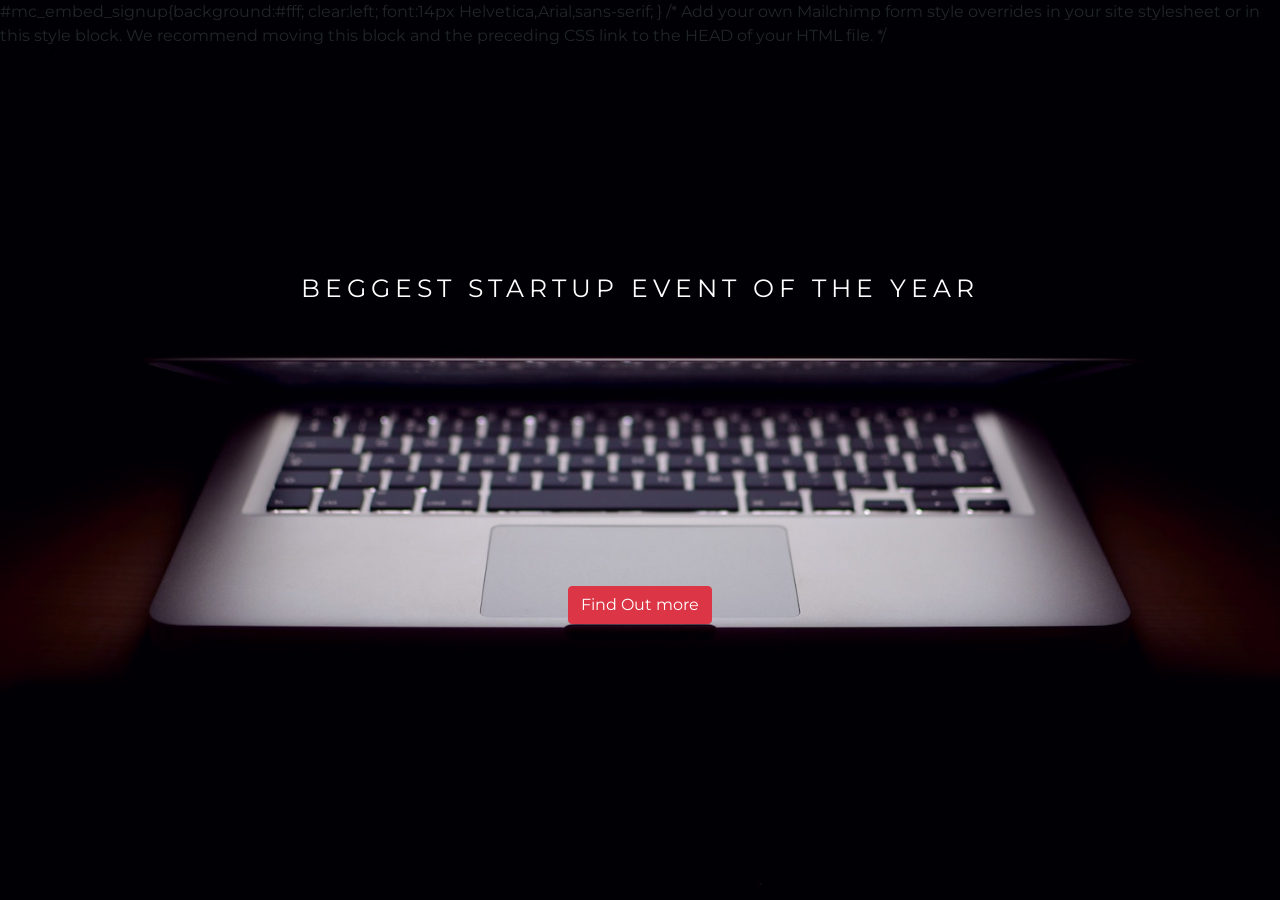
<file: index.html>
<!DOCTYPE html>
<html>
  <head>
    <title>Startup</title>

    <!-- Google Fonts -->
    <link href="https://fonts.googleapis.com/css?family=Montserrat" rel="stylesheet">

    <!-- Bootstrap CSS from a CDN. This way you don't have to include the bootstrap file yourself -->
    <link rel="stylesheet" href="https://maxcdn.bootstrapcdn.com/bootstrap/4.0.0-alpha.6/css/bootstrap.min.css" integrity="sha384-rwoIResjU2yc3z8GV/NPeZWAv56rSmLldC3R/AZzGRnGxQQKnKkoFVhFQhNUwEyJ" crossorigin="anonymous">

    <!-- Your own stylesheet -->
    <link rel="stylesheet" type="text/css" href="style.css">
  </head>
  <body>

  	<div class="bg">
	  	<div class="caption">
	  		<p>Beggest Startup Event of the Year</p>
      </div>

      
      <!-- --------Begin Mailchimp Signup Form------------- -->
        #mc_embed_signup{background:#fff; clear:left; font:14px Helvetica,Arial,sans-serif; }
        /* Add your own Mailchimp form style overrides in your site stylesheet or in this style block.
           We recommend moving this block and the preceding CSS link to the HEAD of your HTML file. */
      </style>
      
      <div id="mc_embed_signup">
        <form action="https://coooolwebsite.us19.list-manage.com/subscribe/post?u=9fad96f74c6d55a349db84b01&amp;id=37aa9ef92b" method="post" id="mc-embedded-subscribe-form" name="mc-embedded-subscribe-form" class="validate" target="_blank" novalidate>
          
          <div id="mc_embed_signup_scroll">
          <!-- real people should not fill this in and expect good things - do not remove this or risk form bot signups -->
          <div style="position: absolute; left: -5000px;" aria-hidden="true"><input type="text" name="b_9fad96f74c6d55a349db84b01_37aa9ef92b" tabindex="-1" value=""></div>
          <div class="signup"><input type="submit" value="Find Out more" name="subscribe" id="mc-embedded-subscribe" class="btn btn-danger"></div>
          </div>
        </form>
      </div>

      <!-- -------- Mailchimp Signup Form------------- -->

  	
  	<!-- Bootstrap JS links from CDN -->
  	<script src="https://code.jquery.com/jquery-3.2.1.slim.min.js" integrity="sha384-KJ3o2DKtIkvYIK3UENzmM7KCkRr/rE9/Qpg6aAZGJwFDMVNA/GpGFF93hXpG5KkN" crossorigin="anonymous"></script>
  	<script src="https://cdnjs.cloudflare.com/ajax/libs/popper.js/1.12.9/umd/popper.min.js" integrity="sha384-ApNbgh9B+Y1QKtv3Rn7W3mgPxhU9K/ScQsAP7hUibX39j7fakFPskvXusvfa0b4Q" crossorigin="anonymous"></script>
  	<script src="https://maxcdn.bootstrapcdn.com/bootstrap/4.0.0/js/bootstrap.min.js" integrity="sha384-JZR6Spejh4U02d8jOt6vLEHfe/JQGiRRSQQxSfFWpi1MquVdAyjUar5+76PVCmYl" crossorigin="anonymous"></script>
  </body>
</html>
</file>
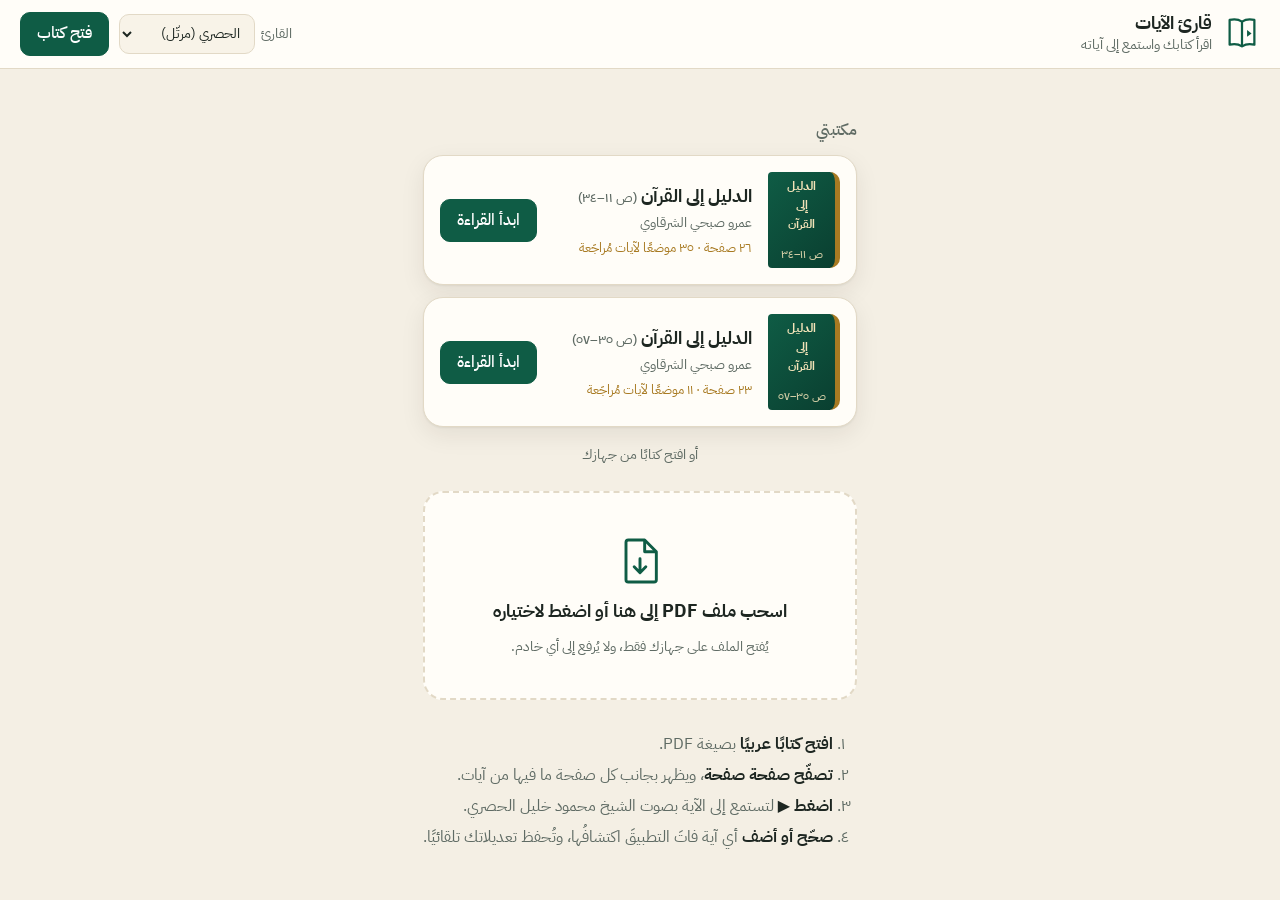
<file: quran-reader/index.html>
<!doctype html>
<html lang="ar" dir="rtl">
<head>
  <meta charset="utf-8">
  <meta name="viewport" content="width=device-width, initial-scale=1">
  <title>قارئ الآيات</title>
  <meta name="description" content="اقرأ كتبك العربية بصيغة PDF صفحة صفحة، واستمع إلى الآيات القرآنية الواردة فيها بصوت الشيخ الحصري.">
  <meta name="theme-color" content="#0f5c45">
  <link rel="preconnect" href="https://fonts.googleapis.com">
  <link rel="preconnect" href="https://fonts.gstatic.com" crossorigin>
  <link href="https://fonts.googleapis.com/css2?family=Amiri+Quran&family=IBM+Plex+Sans+Arabic:wght@400;500;700&display=swap" rel="stylesheet">
  <link rel="stylesheet" href="style.css">
  <script type="module" src="js/app.js"></script>
</head>
<body>
  <header class="topbar">
    <div class="brand" id="brand">
      <svg class="logo" viewBox="0 0 32 32" aria-hidden="true"><path d="M16 5c-3-2-7-2.5-11-1.5v22c4-1 8-.5 11 1.5 3-2 7-2.5 11-1.5v-22C23 2.5 19 3 16 5Z" fill="none" stroke="currentColor" stroke-width="2" stroke-linejoin="round"/><path d="M16 5v22" stroke="currentColor" stroke-width="2"/><path d="M20.5 12.5v6l4-3z" fill="currentColor"/></svg>
      <div>
        <h1>قارئ الآيات</h1>
        <p id="bookTitle" class="book-title">اقرأ كتابك واستمع إلى آياته</p>
      </div>
    </div>
    <div class="tools">
      <button id="homeBtn" class="btn home-btn" type="button" hidden aria-label="العودة إلى المكتبة">
        <svg viewBox="0 0 24 24" aria-hidden="true"><path d="M4 11l8-7 8 7M6 9.5V20h4.5v-5h3v5H18V9.5"/></svg><span>المكتبة</span>
      </button>
      <label class="reciter">
        <span>القارئ</span>
        <select id="reciter"></select>
      </label>
      <button id="openBtn" class="btn primary" type="button">فتح كتاب</button>
      <input id="fileInput" type="file" accept="application/pdf,.pdf" hidden>
    </div>
  </header>

  <!-- Shown before a book is opened -->
  <main id="welcome" class="welcome">
    <section class="library-wrap" aria-labelledby="libraryTitle">
      <h2 id="libraryTitle" class="library-title">مكتبتي</h2>
      <div id="library" class="library"></div>
    </section>
    <p class="or">أو افتح كتابًا من جهازك</p>
    <button id="dropZone" class="drop-zone" type="button">
      <svg viewBox="0 0 48 48" aria-hidden="true"><path d="M14 6h14l10 10v24a2 2 0 0 1-2 2H14a2 2 0 0 1-2-2V8a2 2 0 0 1 2-2Z" fill="none" stroke="currentColor" stroke-width="2.5" stroke-linejoin="round"/><path d="M28 6v10h10" fill="none" stroke="currentColor" stroke-width="2.5" stroke-linejoin="round"/><path d="M24 22v12m-5-5 5 5 5-5" fill="none" stroke="currentColor" stroke-width="2.5" stroke-linecap="round" stroke-linejoin="round"/></svg>
      <strong>اسحب ملف PDF إلى هنا أو اضغط لاختياره</strong>
      <span>يُفتح الملف على جهازك فقط، ولا يُرفع إلى أي خادم.</span>
    </button>
    <ol class="how">
      <li><b>افتح كتابًا عربيًا</b> بصيغة PDF.</li>
      <li><b>تصفّح صفحة صفحة</b>، ويظهر بجانب كل صفحة ما فيها من آيات.</li>
      <li><b>اضغط ▶</b> لتستمع إلى الآية بصوت الشيخ محمود خليل الحصري.</li>
      <li><b>صحّح أو أضف</b> أي آية فاتَ التطبيقَ اكتشافُها، وتُحفظ تعديلاتك تلقائيًا.</li>
    </ol>
  </main>

  <!-- Shown after a book is opened -->
  <main id="reader" class="reader" hidden>
    <section class="viewer" aria-label="صفحة الكتاب">
      <div class="page-frame">
        <canvas id="pageCanvas"></canvas>
        <button id="focusBtn" class="focus-btn" type="button" aria-label="ملء الشاشة" title="ملء الشاشة (F)"><svg viewBox="0 0 24 24"><path d="M4 9V4h5M15 4h5v5M20 15v5h-5M9 20H4v-5"/></svg></button>
        <div id="pageSpinner" class="spinner" hidden></div>
      </div>
    </section>

    <aside class="panel" aria-labelledby="panelTitle">
      <div class="panel-head">
        <h2 id="panelTitle">آيات هذه الصفحة</h2>
        <span id="sourceBadge" class="badge"></span>
      </div>
      <!-- Whole-book scan progress (automatic detection) -->
      <div id="scanStatus" class="scan" hidden>
        <div id="scanText" class="scan-text"></div>
        <div class="scan-bar" role="progressbar" aria-label="تقدّم البحث عن الآيات"><div id="scanBar"></div></div>
      </div>
      <p id="noTextMsg" class="notice" hidden>
        <b>نص هذا الكتاب غير قابل للقراءة آليًا</b> — صفحاته صور ممسوحة، أو خطوطه بلا ترميز للحروف — لذا لا يمكن اكتشاف آياته تلقائيًا.
        يمكنك إضافة الآيات يدويًا بزر «إضافة آية» في كل صفحة، وتُحفظ إضافاتك.
      </p>
      <div id="pageLoading" class="page-loading" hidden><span class="spin" aria-hidden="true"></span>جارٍ البحث عن الآيات في هذه الصفحة…</div>
      <ul id="verseList" class="verse-list"></ul>
      <p id="emptyMsg" class="empty" hidden>لا توجد آيات مُكتشفة في هذه الصفحة.</p>
      <div class="jump-row">
        <button id="jumpPrev" class="link" type="button" disabled>→ صفحة آيات سابقة</button>
        <button id="jumpNext" class="link" type="button" disabled>صفحة آيات تالية ←</button>
      </div>
      <div class="panel-actions">
        <button id="addVerseBtn" class="btn ghost" type="button">＋ إضافة آية</button>
        <button id="resetPageBtn" class="link" type="button" hidden>التراجع عن تعديلاتي في هذه الصفحة</button>
      </div>
      <p id="bookNote" class="note" hidden></p>
    </aside>
  </main>

  <!-- Focus mode: top bar, shown when the reader taps the page -->
  <div id="focusBar" class="focus-bar" hidden>
    <button id="exitFocus" class="icon-btn" type="button" aria-label="الخروج من ملء الشاشة" title="خروج (Esc)"><svg viewBox="0 0 24 24"><path d="M6 6l12 12M18 6L6 18"/></svg></button>
    <span id="focusTitle" class="focus-title"></span>
    <span id="focusPage" class="focus-page"></span>
  </div>

  <footer id="dock" class="dock" hidden>
    <div id="focusVerses" class="focus-verses" aria-label="آيات هذه الصفحة"></div>
    <div id="player" class="player" hidden>
      <div class="now">
        <div id="nowTitle" class="now-title"></div>
        <div id="nowText" class="now-text"></div>
      </div>
      <div class="controls">
        <button id="repeatBtn" class="icon-btn" type="button" aria-label="التكرار: متوقف" title="التكرار: متوقف"><svg class="line" viewBox="0 0 24 24"><path d="M17 3l3 3-3 3M4 12v-2a4 4 0 0 1 4-4h12M7 21l-3-3 3-3M20 12v2a4 4 0 0 1-4 4H4"/></svg><span class="rep-badge" hidden>١</span></button>
        <button id="prevAyah" class="icon-btn" type="button" aria-label="الآية السابقة"><svg viewBox="0 0 24 24"><path d="M18 5v14M6 5l9 7-9 7z"/></svg></button>
        <button id="togglePlay" class="icon-btn big" type="button" aria-label="تشغيل/إيقاف مؤقت"></button>
        <button id="nextAyah" class="icon-btn" type="button" aria-label="الآية التالية"><svg viewBox="0 0 24 24"><path d="M6 5v14M18 5l-9 7 9 7z"/></svg></button>
        <button id="stopPlay" class="icon-btn" type="button" aria-label="إيقاف"><svg viewBox="0 0 24 24"><rect x="6" y="6" width="12" height="12" rx="1.5"/></svg></button>
      </div>
    </div>
    <nav class="pager" aria-label="التنقل بين الصفحات">
      <button id="prevPage" class="btn" type="button">→ السابقة</button>
      <label class="page-num">صفحة <input id="pageInput" type="number" min="1" inputmode="numeric"> من <span id="pageCount"></span></label>
      <button id="nextPage" class="btn" type="button">التالية ←</button>
    </nav>
  </footer>

  <dialog id="verseDialog" class="dialog">
    <form id="verseForm" method="dialog" novalidate>
      <h3 id="dialogTitle">إضافة آية</h3>
      <label>السورة
        <select id="fSurah" required></select>
      </label>
      <div class="row">
        <label>من الآية <input id="fFrom" type="number" min="1" required inputmode="numeric"></label>
        <label>إلى الآية <input id="fTo" type="number" min="1" required inputmode="numeric"></label>
      </div>
      <p id="fError" class="error" hidden></p>
      <div class="dialog-actions">
        <button class="btn primary" value="save" type="submit">حفظ</button>
        <button class="btn" value="cancel" type="button" id="cancelDialog">إلغاء</button>
      </div>
    </form>
  </dialog>

  <div id="toast" class="toast" role="status" hidden></div>
</body>
</html>
</file>
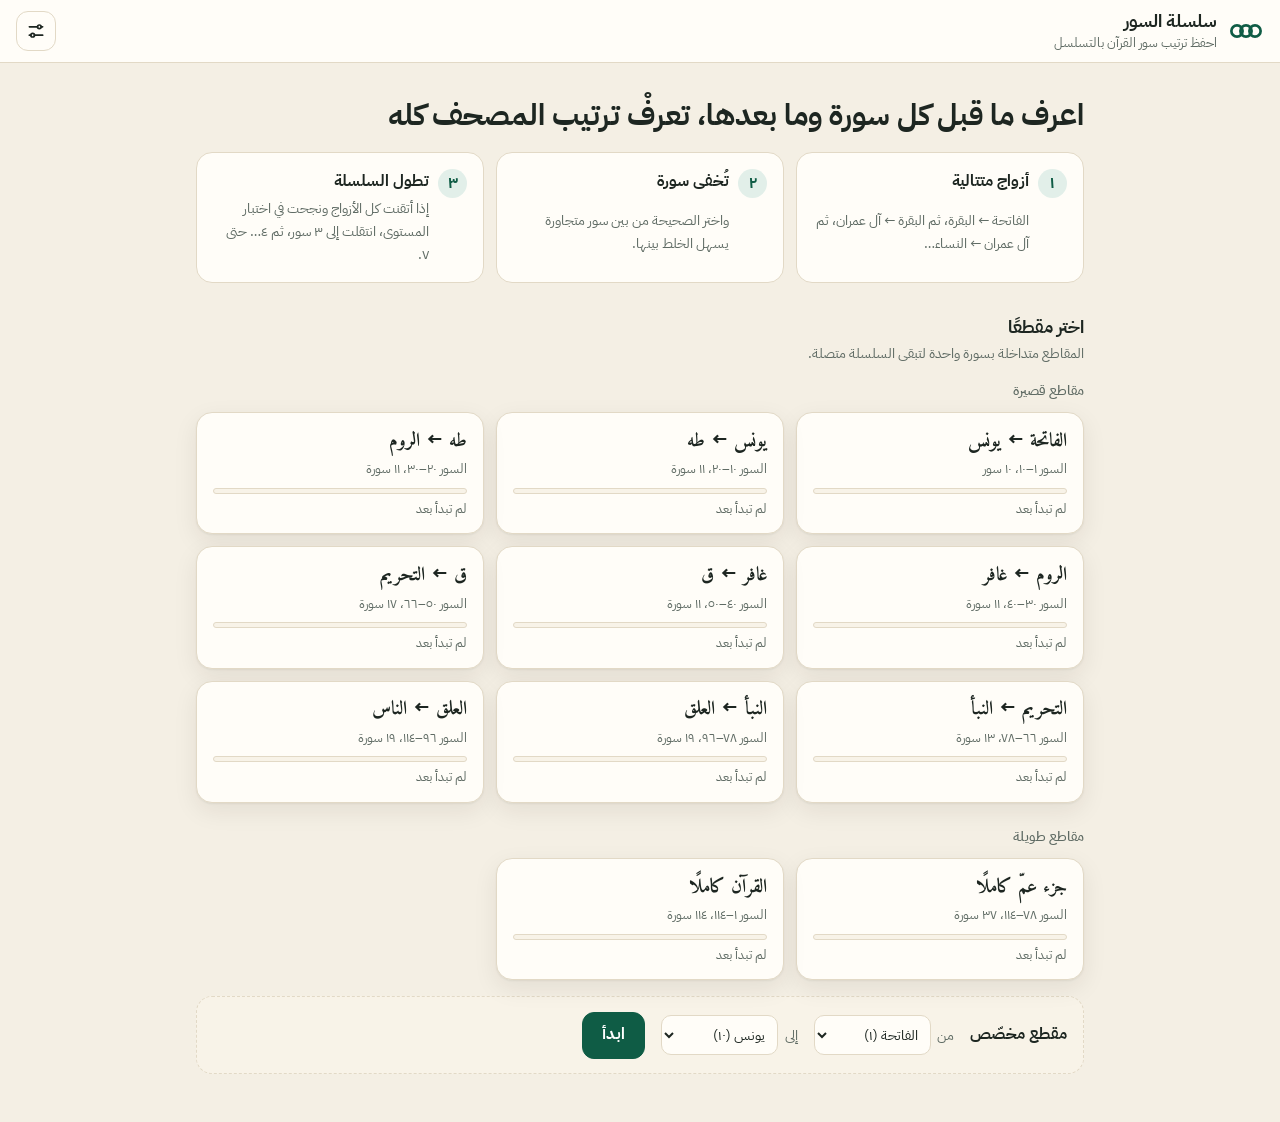
<file: surah-chain/index.html>
<!doctype html>
<html lang="ar" dir="rtl">
<head>
  <meta charset="utf-8">
  <meta name="viewport" content="width=device-width, initial-scale=1, viewport-fit=cover">
  <title>سلسلة السور</title>
  <meta name="description" content="احفظ ترتيب سور القرآن الكريم بالتسلسل: أزواج متتالية، ثم ثلاثيات، ثم سلاسل أطول، مع اختبار إتقان قبل كل مستوى.">
  <meta name="theme-color" content="#0f5c45">
  <link rel="preconnect" href="https://fonts.googleapis.com">
  <link rel="preconnect" href="https://fonts.gstatic.com" crossorigin>
  <link href="https://fonts.googleapis.com/css2?family=Amiri:wght@400;700&family=IBM+Plex+Sans+Arabic:wght@400;500;700&display=swap" rel="stylesheet">
  <link rel="stylesheet" href="style.css">
  <script type="module" src="js/app.js"></script>
</head>
<body>
  <header class="topbar">
    <button class="brand" id="brand" type="button" aria-label="الصفحة الرئيسية">
      <svg class="logo" viewBox="0 0 32 32" aria-hidden="true">
        <rect x="3" y="11" width="10" height="10" rx="5" fill="none" stroke="currentColor" stroke-width="2.4"/>
        <rect x="11" y="11" width="10" height="10" rx="5" fill="none" stroke="currentColor" stroke-width="2.4"/>
        <rect x="19" y="11" width="10" height="10" rx="5" fill="none" stroke="currentColor" stroke-width="2.4"/>
      </svg>
      <span>
        <strong>سلسلة السور</strong>
        <small id="subtitle">احفظ ترتيب سور القرآن بالتسلسل</small>
      </span>
    </button>
    <div class="tools">
      <button id="mapBtn" class="icon-btn" type="button" hidden aria-label="خريطة الإتقان" title="خريطة الإتقان">
        <svg viewBox="0 0 24 24" aria-hidden="true"><rect x="3" y="3" width="7" height="7" rx="1.5"/><rect x="14" y="3" width="7" height="7" rx="1.5"/><rect x="3" y="14" width="7" height="7" rx="1.5"/><rect x="14" y="14" width="7" height="7" rx="1.5"/></svg>
      </button>
      <button id="settingsBtn" class="icon-btn" type="button" aria-label="الإعدادات" title="الإعدادات">
        <svg viewBox="0 0 24 24" aria-hidden="true"><path d="M4 7h10M18 7h2M4 17h2M10 17h10"/><circle cx="16" cy="7" r="2.2"/><circle cx="8" cy="17" r="2.2"/></svg>
      </button>
    </div>
  </header>

  <!-- Home: how it works + choose a section -->
  <main id="home" class="home">
    <section class="intro">
      <h1>اعرف ما قبل كل سورة وما بعدها، تعرفْ ترتيب المصحف كله</h1>
      <ol class="steps">
        <li><b>أزواج متتالية</b><span>الفاتحة ← البقرة، ثم البقرة ← آل عمران، ثم آل عمران ← النساء…</span></li>
        <li><b>تُخفى سورة</b><span>واختر الصحيحة من بين سور متجاورة يسهل الخلط بينها.</span></li>
        <li><b>تطول السلسلة</b><span>إذا أتقنت كل الأزواج ونجحت في اختبار المستوى، انتقلت إلى ٣ سور، ثم ٤… حتى ٧.</span></li>
      </ol>
    </section>

    <section aria-labelledby="sectionsTitle">
      <div class="section-head">
        <h2 id="sectionsTitle">اختر مقطعًا</h2>
        <p>المقاطع متداخلة بسورة واحدة لتبقى السلسلة متصلة.</p>
      </div>
      <div id="ranges" class="ranges"></div>

      <form id="customForm" class="custom">
        <strong>مقطع مخصّص</strong>
        <label>من <select id="customFrom"></select></label>
        <label>إلى <select id="customTo"></select></label>
        <button class="btn primary" type="submit">ابدأ</button>
      </form>
    </section>
  </main>

  <!-- Practice -->
  <main id="practice" class="practice" hidden>
    <section class="status" aria-label="التقدّم">
      <div class="status-row">
        <span id="levelBadge" class="badge"></span>
        <span id="modeBadge" class="badge soft" hidden></span>
        <span class="spacer"></span>
        <span class="stat"><small>الدقة</small><b id="accuracy">—</b></span>
        <span class="stat"><small>متتالية</small><b id="streak">٠</b></span>
      </div>
      <div class="bar" role="progressbar" id="levelBar" aria-valuemin="0" aria-valuemax="100"><span></span></div>
      <p id="levelText" class="bar-text"></p>
    </section>

    <section id="card" class="card" aria-live="polite"></section>
    <p class="keys" aria-hidden="true">لوحة المفاتيح: <kbd>1</kbd>–<kbd>6</kbd> للاختيار، <kbd>Enter</kbd> للتالي</p>
  </main>

  <!-- Mastery map -->
  <dialog id="mapDialog" class="sheet">
    <form method="dialog" class="sheet-head">
      <h2>خريطة الإتقان</h2>
      <button class="icon-btn" aria-label="إغلاق">✕</button>
    </form>
    <p id="mapCaption" class="muted"></p>
    <div id="map" class="map"></div>
    <div class="legend"><span>بداية</span><i></i><span>إتقان تام</span></div>
  </dialog>

  <!-- Settings -->
  <dialog id="settingsDialog" class="sheet">
    <form method="dialog" class="sheet-head">
      <h2>الإعدادات</h2>
      <button class="icon-btn" aria-label="إغلاق">✕</button>
    </form>
    <label class="toggle"><input type="checkbox" id="optPreviews"><span><b>بطاقات التعريف</b><small>اعرض كل زوج جديد قبل السؤال عنه</small></span></label>
    <label class="toggle"><input type="checkbox" id="optNumbers"><span><b>أرقام السور</b><small>اعرض رقم السورة بجانب اسمها</small></span></label>
    <label class="toggle"><input type="checkbox" id="optVibrate"><span><b>الاهتزاز عند الخطأ</b><small>على الهواتف التي تدعمه</small></span></label>
    <div id="resetWrap" class="reset" hidden>
      <p class="muted">إعادة المقطع الحالي إلى البداية تمحو تقدّمك فيه فقط.</p>
      <button id="resetBtn" class="btn danger" type="button">إعادة هذا المقطع من البداية</button>
    </div>
  </dialog>
</body>
</html>
</file>
<file: style.css>
body, html {
  height: 100%;
  margin: 0;
}

body {
  font-family: 'Montserrat', sans-serif;
}


.bg {
  background-image: url("header.jpg"); 
  background-position: center;
  background-size: cover;
  height: 100%;
}


.caption {
	position: absolute;
	top: 30%;
	width: 100%;
	text-align: center;
	color: white;
  font-size: 25px;
  letter-spacing: 5px;
  text-transform: uppercase;
}

.signup {
	position: absolute;
	top: 65%;
	width: 100%;
	text-align: center;
  font-size: 25px;
  letter-spacing: 5px;
  text-transform: uppercase;
}
</file>
<file: quran-reader/style.css>
/* ---------- Design tokens (light / dark) ---------- */
:root {
  --bg: #f4efe4;
  --surface: #fffdf8;
  --surface-2: #f8f3e8;
  --ink: #1d2621;
  --muted: #5f6b64;
  --line: #e2d9c6;
  --accent: #0f5c45;
  --accent-ink: #ffffff;
  --accent-soft: #e2efe9;
  --gold: #a87a22;
  --warn: #9a5b00;
  --warn-soft: #fbefd8;
  --danger: #a33a2c;
  --shadow: 0 1px 2px rgb(40 30 10 / .06), 0 8px 24px rgb(40 30 10 / .08);
  --radius: 14px;
  --ui: 'IBM Plex Sans Arabic', system-ui, sans-serif;
  --quran: 'Amiri Quran', 'Amiri', serif;
  color-scheme: light;
}
@media (prefers-color-scheme: dark) {
  :root {
    --bg: #121714;
    --surface: #1a211d;
    --surface-2: #202923;
    --ink: #e9ede9;
    --muted: #9aa7a0;
    --line: #2e3a33;
    --accent: #4fbf96;
    --accent-ink: #0b1a14;
    --accent-soft: #1f3a2f;
    --gold: #d9a94a;
    --warn: #f0b960;
    --warn-soft: #3a2d16;
    --danger: #f08a7a;
    --shadow: 0 1px 2px rgb(0 0 0 / .3), 0 8px 24px rgb(0 0 0 / .3);
    color-scheme: dark;
  }
}

/* ---------- Base ---------- */
* { box-sizing: border-box; }
[hidden] { display: none !important; }
html, body { margin: 0; }
body {
  font-family: var(--ui);
  background: var(--bg);
  color: var(--ink);
  line-height: 1.6;
  min-height: 100dvh;
  display: flex;
  flex-direction: column;
}
button, input, select { font: inherit; color: inherit; }

.btn {
  border: 1px solid var(--line);
  background: var(--surface);
  padding: .5rem 1rem;
  border-radius: 10px;
  cursor: pointer;
  font-weight: 500;
  white-space: nowrap;
}
.btn:hover:not(:disabled) { border-color: var(--accent); }
.btn:disabled { opacity: .45; cursor: default; }
.btn.primary { background: var(--accent); color: var(--accent-ink); border-color: var(--accent); }
.btn.primary:hover { filter: brightness(1.08); }
.btn.ghost { background: transparent; border-style: dashed; width: 100%; color: var(--accent); }
.link { background: none; border: 0; color: var(--muted); text-decoration: underline; cursor: pointer; font-size: .85rem; padding: 0; }
:focus-visible { outline: 3px solid color-mix(in srgb, var(--accent) 55%, transparent); outline-offset: 2px; }

/* ---------- Top bar ---------- */
.topbar {
  display: flex; align-items: center; justify-content: space-between; gap: 1rem;
  padding: .75rem 1.25rem;
  background: var(--surface);
  border-bottom: 1px solid var(--line);
  position: sticky; top: 0; z-index: 5;
}
.brand { display: flex; align-items: center; gap: .75rem; min-width: 0; }
.logo { width: 36px; height: 36px; color: var(--accent); flex: none; }
.brand h1 { font-size: 1.15rem; margin: 0; line-height: 1.2; }
.book-title { margin: 0; font-size: .85rem; color: var(--muted); white-space: nowrap; overflow: hidden; text-overflow: ellipsis; }
.tools { display: flex; align-items: center; gap: .6rem; }
.reciter { display: flex; align-items: center; gap: .4rem; font-size: .85rem; color: var(--muted); }
.reciter select {
  border: 1px solid var(--line); background: var(--surface-2); border-radius: 10px;
  padding: .45rem .6rem; color: var(--ink); max-width: 15rem;
}

.home-btn { display: flex; align-items: center; gap: .35rem; }
.home-btn svg { width: 18px; height: 18px; fill: none; stroke: currentColor; stroke-width: 2; stroke-linecap: round; stroke-linejoin: round; }
.brand.clickable { cursor: pointer; }

/* ---------- Welcome ---------- */
.welcome { flex: 1; display: grid; place-content: center; gap: 2rem; padding: 2rem 1rem; max-width: 640px; margin: 0 auto; width: 100%; }
.library-wrap { display: grid; gap: .75rem; }
.library-title { margin: 0; font-size: 1rem; color: var(--muted); font-weight: 500; }
.library { display: grid; gap: .75rem; }
.book-cover small { display: block; font-weight: 500; font-size: .68rem; opacity: .85; margin-top: .25rem; }
.book-info strong small { font-size: .8rem; color: var(--muted); font-weight: 500; }
.book-card {
  display: flex; align-items: center; gap: 1rem; width: 100%;
  padding: 1rem; border-radius: 20px; border: 1px solid var(--line);
  background: var(--surface); box-shadow: var(--shadow); cursor: pointer; text-align: start;
}
.book-card:hover { border-color: var(--accent); }
.book-cover {
  flex: none; width: 72px; height: 96px; border-radius: 4px 10px 10px 4px;
  background: linear-gradient(135deg, #0f5c45, #0a3f30); color: #f3e3b8;
  display: grid; place-items: center; text-align: center;
  font-size: .78rem; font-weight: 700; line-height: 1.5;
  border-inline-start: 5px solid #a87a22;
}
.book-info { flex: 1; display: flex; flex-direction: column; min-width: 0; }
.book-info strong { font-size: 1.15rem; }
.book-info span { color: var(--muted); font-size: .9rem; }
.book-info .book-meta { font-size: .8rem; color: var(--gold); margin-top: .25rem; }
.or { margin: -1rem 0; text-align: center; color: var(--muted); font-size: .9rem; }
@media (max-width: 480px) {
  .book-card { flex-wrap: wrap; }
  .book-card .btn { flex-basis: 100%; text-align: center; }
}
.drop-zone {
  display: flex; flex-direction: column; align-items: center; gap: .5rem;
  padding: 2.5rem 1.5rem;
  border: 2px dashed var(--line); border-radius: 20px;
  background: var(--surface); cursor: pointer; text-align: center;
  transition: border-color .15s, background .15s;
}
.drop-zone svg { width: 56px; height: 56px; color: var(--accent); }
.drop-zone strong { font-size: 1.15rem; }
.drop-zone span { color: var(--muted); font-size: .9rem; }
.drop-zone:hover, body.dragging .drop-zone { border-color: var(--accent); background: var(--accent-soft); }
.how { margin: 0; padding-inline-start: 1.5rem; list-style: arabic-indic; color: var(--muted); display: grid; gap: .35rem; }
.how b { color: var(--ink); }

/* ---------- Reader ---------- */
.reader {
  flex: 1;
  display: grid;
  grid-template-columns: 320px minmax(0, 1fr); /* RTL: panel on the right, page on the left */
  gap: 1.25rem;
  padding: 1.25rem;
  max-width: 1280px; width: 100%; margin: 0 auto;
  align-items: start;
}
.reader .panel { grid-column: 1; grid-row: 1; }
.reader .viewer { grid-column: 2; grid-row: 1; }

.viewer { display: flex; justify-content: center; }
.page-frame {
  position: relative; width: 100%; max-width: 760px;
  background: #fff; border-radius: 6px; box-shadow: var(--shadow); overflow: hidden;
}
#pageCanvas { display: block; width: 100%; height: auto; }
.spinner {
  position: absolute; inset: 0; margin: auto; width: 40px; height: 40px;
  border: 4px solid #e5e5e5; border-top-color: #0f5c45; border-radius: 50%;
  animation: spin .8s linear infinite;
}
@keyframes spin { to { transform: rotate(360deg); } }

.panel {
  background: var(--surface); border: 1px solid var(--line); border-radius: var(--radius);
  padding: 1rem; position: sticky; top: 76px;
  display: flex; flex-direction: column; gap: .75rem;
}
.panel-head { display: flex; align-items: center; justify-content: space-between; gap: .5rem; }
.panel-head h2 { font-size: 1rem; margin: 0; }
.badge { font-size: .72rem; padding: .15rem .55rem; border-radius: 99px; background: var(--accent-soft); color: var(--accent); white-space: nowrap; }
.badge.auto { background: var(--warn-soft); color: var(--warn); }
.empty { color: var(--muted); font-size: .9rem; margin: 0; text-align: center; padding: .75rem 0; }
.note { font-size: .8rem; color: var(--muted); margin: 0; border-top: 1px solid var(--line); padding-top: .6rem; }
.panel-actions { display: grid; gap: .5rem; justify-items: center; }

/* Automatic detection: scan progress, per-page loading, scanned-book notice, jump buttons */
.scan { display: grid; gap: .4rem; padding: .6rem .7rem; border-radius: 12px; background: var(--surface-2); }
.scan-text { font-size: .82rem; color: var(--muted); }
.scan-text b { color: var(--ink); }
.scan-bar { height: 6px; border-radius: 3px; background: var(--line); overflow: hidden; }
.scan-bar div { height: 100%; width: 0; background: var(--accent); border-radius: 3px; transition: width .2s ease; }
.scan.done .scan-bar { display: none; }
.page-loading { display: flex; align-items: center; justify-content: center; gap: .5rem; color: var(--muted); font-size: .88rem; padding: .9rem 0; }
.spin { width: 16px; height: 16px; border-radius: 50%; border: 2.5px solid var(--line); border-top-color: var(--accent); animation: spin .8s linear infinite; flex: none; }
.notice { margin: 0; font-size: .85rem; line-height: 1.7; padding: .7rem .8rem; border-radius: 12px; background: var(--warn-soft); color: var(--ink); }
.jump-row { display: flex; justify-content: space-between; gap: .5rem; }
.jump-row .link { text-decoration: none; color: var(--accent); font-weight: 500; }
.jump-row .link:disabled { color: var(--muted); opacity: .45; cursor: default; }
.chip-loading { display: flex; align-items: center; gap: .5rem; color: var(--muted); font-size: .85rem; }

.verse-list { list-style: none; margin: 0; padding: 0; display: grid; gap: .5rem; }
.verse {
  display: flex; align-items: center; gap: .6rem;
  padding: .55rem .6rem; border-radius: 12px;
  background: var(--surface-2); border: 1px solid transparent;
}
.verse.active { border-color: var(--accent); background: var(--accent-soft); }
.verse.unsure { border-color: color-mix(in srgb, var(--warn) 40%, transparent); }
.verse .meta { flex: 1; min-width: 0; display: flex; flex-direction: column; line-height: 1.35; }
.verse .meta strong { font-size: .98rem; }
.verse .meta span { font-size: .82rem; color: var(--muted); }
.verse .flag { color: var(--warn); font-size: .75rem; font-weight: 500; }
.play {
  flex: none; width: 40px; height: 40px; border-radius: 50%;
  border: 0; background: var(--accent); color: var(--accent-ink);
  display: grid; place-items: center; cursor: pointer;
}
.play svg { width: 18px; height: 18px; fill: currentColor; }
.mini {
  flex: none; width: 32px; height: 32px; border-radius: 8px; border: 0; background: transparent;
  color: var(--muted); display: grid; place-items: center; cursor: pointer;
}
.mini:hover { background: var(--surface); color: var(--ink); }
.mini.del:hover { color: var(--danger); }
.mini svg { width: 17px; height: 17px; fill: none; stroke: currentColor; stroke-width: 2; stroke-linecap: round; stroke-linejoin: round; }

/* ---------- Dock: player + pager ---------- */
.dock {
  position: sticky; bottom: 0; z-index: 5;
  background: color-mix(in srgb, var(--surface) 92%, transparent);
  backdrop-filter: blur(8px);
  border-top: 1px solid var(--line);
}
.player {
  display: flex; align-items: center; gap: 1rem;
  padding: .6rem 1.25rem; max-width: 1280px; margin: 0 auto;
  border-bottom: 1px solid var(--line);
}
.now { flex: 1; min-width: 0; }
.now-title { font-size: .85rem; color: var(--gold); font-weight: 700; }
.now-text {
  font-family: var(--quran); font-size: 1.35rem; line-height: 2.1;
  max-height: 4.4em; overflow-y: auto;
}
.now-text.error { font-family: var(--ui); font-size: .9rem; color: var(--danger); line-height: 1.5; }
.controls { display: flex; align-items: center; gap: .35rem; flex: none; }
.icon-btn {
  width: 40px; height: 40px; border-radius: 50%; border: 1px solid var(--line);
  background: var(--surface); display: grid; place-items: center; cursor: pointer;
}
.icon-btn svg { width: 18px; height: 18px; fill: currentColor; stroke: currentColor; stroke-width: 2; stroke-linejoin: round; }
.icon-btn { position: relative; }
.icon-btn:disabled { opacity: .4; cursor: default; }
.icon-btn svg.line { fill: none; stroke-width: 2; stroke-linecap: round; stroke-linejoin: round; }
.icon-btn.on { background: var(--accent-soft); color: var(--accent); border-color: var(--accent); }
.rep-badge {
  position: absolute; top: -4px; inset-inline-start: -4px;
  min-width: 18px; height: 18px; border-radius: 9px; padding: 0 4px;
  background: var(--accent); color: var(--accent-ink);
  font-size: .7rem; font-weight: 700; line-height: 18px; text-align: center;
}
.icon-btn.big { width: 50px; height: 50px; background: var(--accent); color: var(--accent-ink); border-color: var(--accent); }
.icon-btn.big svg { width: 22px; height: 22px; stroke: none; }

.pager {
  display: flex; align-items: center; justify-content: center; gap: 1rem;
  padding: .55rem 1rem;
}
.page-num { display: flex; align-items: center; gap: .4rem; font-size: .9rem; color: var(--muted); }
.page-num input {
  width: 4.2rem; text-align: center; padding: .3rem; border-radius: 8px;
  border: 1px solid var(--line); background: var(--surface-2);
}

/* ---------- Focus (full-screen) mode ---------- */
.focus-btn {
  position: absolute; top: 10px; inset-inline-end: 10px;
  width: 40px; height: 40px; border-radius: 10px; border: 0; cursor: pointer;
  background: rgb(20 30 25 / .55); color: #fff; display: grid; place-items: center;
  opacity: .7; transition: opacity .15s;
}
.focus-btn:hover, .focus-btn:focus-visible { opacity: 1; }
.focus-btn svg, .focus-bar svg { width: 20px; height: 20px; fill: none; stroke: currentColor; stroke-width: 2.2; stroke-linecap: round; stroke-linejoin: round; }

body.focus { overflow: hidden; }
body.focus .topbar, body.focus .panel, body.focus .focus-btn { display: none; }
body.focus .viewer {
  position: fixed; inset: 0; z-index: 10;
  background: #1b1e1c;
  display: flex; overflow-y: auto; overscroll-behavior: contain;
  touch-action: pan-y pinch-zoom; user-select: none; -webkit-user-select: none;
  cursor: pointer;
}
/* Landscape pages scroll; reserve the scrollbar's space so the page width doesn't jump */
@media (orientation: landscape) { body.focus .viewer { scrollbar-gutter: stable; } }
body.focus .page-frame { width: auto; max-width: none; margin: auto; flex: none; border-radius: 0; box-shadow: none; }

.focus-bar {
  position: fixed; top: 0; inset-inline: 0; z-index: 12;
  display: flex; align-items: center; gap: .75rem;
  padding: .55rem 1rem; padding-top: max(.55rem, env(safe-area-inset-top));
  background: color-mix(in srgb, var(--surface) 94%, transparent); backdrop-filter: blur(8px);
  border-bottom: 1px solid var(--line);
  transform: translateY(-100%); transition: transform .25s ease;
}
.focus-title { flex: 1; min-width: 0; font-weight: 700; white-space: nowrap; overflow: hidden; text-overflow: ellipsis; }
.focus-page { color: var(--muted); font-size: .9rem; white-space: nowrap; }
body.focus .dock {
  position: fixed; bottom: 0; inset-inline: 0; z-index: 12;
  padding-bottom: env(safe-area-inset-bottom);
  transform: translateY(105%); transition: transform .25s ease;
}
body.focus.show-controls .focus-bar, body.focus.show-controls .dock { transform: none; }

.focus-verses { display: none; }
body.focus .focus-verses {
  display: flex; gap: .5rem; overflow-x: auto; scrollbar-width: none;
  padding: .6rem 1rem; border-bottom: 1px solid var(--line);
}
.chip {
  flex: none; display: flex; align-items: center; gap: .45rem;
  padding: .3rem .4rem; padding-inline-end: .85rem;
  border-radius: 99px; border: 1px solid var(--line); background: var(--surface-2);
  cursor: pointer; white-space: nowrap; font-weight: 500;
}
.chip .dot { width: 28px; height: 28px; border-radius: 50%; background: var(--accent); color: var(--accent-ink); display: grid; place-items: center; }
.chip .dot svg { width: 13px; height: 13px; fill: currentColor; }
.chip.active { border-color: var(--accent); background: var(--accent-soft); }
.chip.unsure { border-color: color-mix(in srgb, var(--warn) 50%, transparent); }
.focus-verses .none { color: var(--muted); font-size: .85rem; padding: .3rem 0; }

@media (prefers-reduced-motion: reduce) {
  .focus-bar, body.focus .dock { transition: none; }
}

/* ---------- Dialog & toast ---------- */
.dialog {
  border: 1px solid var(--line); border-radius: var(--radius); padding: 1.25rem;
  background: var(--surface); color: var(--ink); width: min(420px, calc(100vw - 32px));
  box-shadow: var(--shadow);
}
.dialog::backdrop { background: rgb(0 0 0 / .4); }
.dialog h3 { margin: 0 0 1rem; }
.dialog form { display: grid; gap: .85rem; }
.dialog label { display: grid; gap: .3rem; font-size: .9rem; color: var(--muted); }
.dialog select, .dialog input {
  padding: .55rem .6rem; border-radius: 10px; border: 1px solid var(--line); background: var(--surface-2); width: 100%;
}
.dialog .row { display: grid; grid-template-columns: 1fr 1fr; gap: .75rem; }
.dialog-actions { display: flex; gap: .5rem; justify-content: flex-start; }
.error { color: var(--danger); font-size: .85rem; margin: 0; }

.toast {
  position: fixed; inset-inline: 0; top: 84px; margin: 0 auto; width: fit-content; max-width: calc(100vw - 32px);
  background: var(--ink); color: var(--bg); padding: .6rem 1rem; border-radius: 10px; z-index: 20;
  font-size: .9rem; box-shadow: var(--shadow);
  pointer-events: none; /* never block taps on the page underneath */
}

/* ---------- Phones ---------- */
@media (max-width: 860px) {
  .topbar { padding: .6rem 1rem; flex-wrap: wrap; }
  .reciter span, .home-btn span { display: none; }
  .reciter select { max-width: 11rem; }
  .reader { grid-template-columns: 1fr; padding: 1rem; gap: 1rem; }
  .reader .viewer, .reader .panel { grid-column: 1; grid-row: auto; }
  .panel { position: static; }
  .player { padding: .5rem 1rem; gap: .6rem; }
  .now-text { font-size: 1.15rem; max-height: 4.2em; }
  .icon-btn { width: 36px; height: 36px; }
  .icon-btn.big { width: 44px; height: 44px; }
  .pager { gap: .5rem; }
  .pager .btn { padding: .45rem .7rem; }
}
@media (max-width: 420px) {
  .brand h1 { font-size: 1rem; }
  .player { flex-wrap: wrap; }
  .now { flex-basis: 100%; }
  .controls { margin-inline: auto; }
}
</file>
<file: surah-chain/style.css>
/* ---------- Design tokens (light / dark), shared look with قارئ الآيات ---------- */
:root {
  --bg: #f4efe4;
  --surface: #fffdf8;
  --surface-2: #f8f3e8;
  --ink: #1d2621;
  --muted: #5f6b64;
  --line: #e2d9c6;
  --accent: #0f5c45;
  --accent-ink: #ffffff;
  --accent-soft: #e2efe9;
  --gold: #a87a22;
  --gold-soft: #f6ead0;
  --ok: #1d7a4f;
  --ok-soft: #dcf0e4;
  --bad: #b23b2b;
  --bad-soft: #fbe3dd;
  --shadow: 0 1px 2px rgb(40 30 10 / .06), 0 8px 24px rgb(40 30 10 / .08);
  --radius: 16px;
  --ui: 'IBM Plex Sans Arabic', system-ui, sans-serif;
  --names: 'Amiri', 'IBM Plex Sans Arabic', serif;
  color-scheme: light;
}
@media (prefers-color-scheme: dark) {
  :root:not([data-theme="light"]) {
    --bg: #121714;
    --surface: #1a211d;
    --surface-2: #202923;
    --ink: #e9ede9;
    --muted: #9aa7a0;
    --line: #2e3a33;
    --accent: #4fbf96;
    --accent-ink: #0b1a14;
    --accent-soft: #1f3a2f;
    --gold: #d9a94a;
    --gold-soft: #3a2f18;
    --ok: #5fd39a;
    --ok-soft: #173a29;
    --bad: #f08a7a;
    --bad-soft: #43221d;
    --shadow: 0 1px 2px rgb(0 0 0 / .3), 0 8px 24px rgb(0 0 0 / .3);
    color-scheme: dark;
  }
}
:root[data-theme="dark"] {
    --bg: #121714;
    --surface: #1a211d;
    --surface-2: #202923;
    --ink: #e9ede9;
    --muted: #9aa7a0;
    --line: #2e3a33;
    --accent: #4fbf96;
    --accent-ink: #0b1a14;
    --accent-soft: #1f3a2f;
    --gold: #d9a94a;
    --gold-soft: #3a2f18;
    --ok: #5fd39a;
    --ok-soft: #173a29;
    --bad: #f08a7a;
    --bad-soft: #43221d;
    --shadow: 0 1px 2px rgb(0 0 0 / .3), 0 8px 24px rgb(0 0 0 / .3);
    color-scheme: dark;
}

/* ---------- Base ---------- */
* { box-sizing: border-box; }
[hidden] { display: none !important; }
html, body { margin: 0; }
body {
  font-family: var(--ui);
  background: var(--bg);
  color: var(--ink);
  line-height: 1.6;
  min-height: 100dvh;
  display: flex;
  flex-direction: column;
  -webkit-tap-highlight-color: transparent;
}
button, input, select { font: inherit; color: inherit; }
h1, h2, h3 { line-height: 1.35; }
.muted { color: var(--muted); }
:focus-visible { outline: 3px solid color-mix(in srgb, var(--accent) 55%, transparent); outline-offset: 2px; }
kbd {
  font-family: var(--ui); font-size: .7rem; min-width: 1.4em; padding: 0 .3em;
  border: 1px solid var(--line); border-bottom-width: 2px; border-radius: 5px;
  color: var(--muted); background: var(--surface-2); display: inline-block; text-align: center; line-height: 1.5;
}

.btn {
  border: 1px solid var(--line);
  background: var(--surface);
  padding: .6rem 1.2rem;
  border-radius: 12px;
  cursor: pointer;
  font-weight: 500;
}
.btn:hover:not(:disabled) { border-color: var(--accent); }
.btn.primary { background: var(--accent); color: var(--accent-ink); border-color: var(--accent); font-weight: 700; }
.btn.primary:hover { filter: brightness(1.08); }
.btn.danger { color: var(--bad); border-color: color-mix(in srgb, var(--bad) 45%, transparent); white-space: normal; }
.btn.danger.armed { background: var(--bad); color: var(--surface); border-color: var(--bad); }
.icon-btn {
  width: 40px; height: 40px; display: grid; place-items: center;
  border: 1px solid var(--line); border-radius: 12px; background: var(--surface); cursor: pointer;
}
.icon-btn svg { width: 20px; height: 20px; fill: none; stroke: currentColor; stroke-width: 2; stroke-linecap: round; stroke-linejoin: round; }
.icon-btn:hover { border-color: var(--accent); }

/* ---------- Top bar ---------- */
.topbar {
  display: flex; align-items: center; justify-content: space-between; gap: 1rem;
  padding: .6rem max(1rem, env(safe-area-inset-right)) .6rem max(1rem, env(safe-area-inset-left));
  background: var(--surface);
  border-bottom: 1px solid var(--line);
  position: sticky; top: env(safe-area-inset-top, 0px); z-index: 5;
}
.brand {
  display: flex; align-items: center; gap: .7rem; min-width: 0;
  background: none; border: 0; padding: 0; cursor: pointer; text-align: start;
}
.brand > span { display: flex; flex-direction: column; min-width: 0; }
.brand strong { font-size: 1.1rem; line-height: 1.25; }
.brand small { font-size: .82rem; color: var(--muted); white-space: nowrap; overflow: hidden; text-overflow: ellipsis; }
.logo { width: 36px; height: 36px; color: var(--accent); flex: none; }
.tools { display: flex; gap: .5rem; flex: none; }

/* ---------- Home ---------- */
.home { width: 100%; max-width: 920px; margin: 0 auto; padding: 1.5rem 1rem 3rem; display: grid; gap: 2rem; }
.intro h1 { font-size: clamp(1.3rem, 4.2vw, 1.9rem); margin: .5rem 0 1rem; text-wrap: balance; }
.steps { list-style: none; margin: 0; padding: 0; display: grid; grid-template-columns: repeat(auto-fit, minmax(220px, 1fr)); gap: .75rem; counter-reset: step; }
.steps li {
  counter-increment: step; position: relative;
  background: var(--surface); border: 1px solid var(--line); border-radius: var(--radius);
  padding: 1rem 1rem 1rem 1rem; padding-inline-start: 3.4rem; display: grid; gap: .15rem;
}
.steps li::before {
  content: counter(step, arabic-indic); position: absolute; inset-inline-start: 1rem; top: 1rem;
  width: 1.8rem; height: 1.8rem; border-radius: 50%; display: grid; place-items: center;
  background: var(--accent-soft); color: var(--accent); font-weight: 700;
}
.steps span { color: var(--muted); font-size: .9rem; }

.section-head h2 { margin: 0; font-size: 1.15rem; }
.section-head p { margin: .1rem 0 0; color: var(--muted); font-size: .9rem; }
.ranges { display: grid; grid-template-columns: repeat(auto-fill, minmax(240px, 1fr)); gap: .75rem; margin-top: 1rem; }
.group { grid-column: 1 / -1; margin: .75rem 0 0; font-size: .9rem; color: var(--muted); font-weight: 500; }
.group:first-child { margin-top: 0; }
.range {
  display: grid; gap: .3rem; text-align: start; cursor: pointer;
  padding: .9rem 1rem; border-radius: var(--radius); border: 1px solid var(--line);
  background: var(--surface); box-shadow: var(--shadow);
  transition: border-color .15s, transform .15s;
}
.range:hover { border-color: var(--accent); transform: translateY(-1px); }
.range.current { border-color: var(--accent); box-shadow: 0 0 0 2px var(--accent-soft), var(--shadow); }
.range-top { display: flex; align-items: center; justify-content: space-between; gap: .5rem; }
.range-top strong { font-family: var(--names); font-size: 1.2rem; line-height: 1.4; }
.range-top em { font-style: normal; font-size: .75rem; font-weight: 700; color: var(--accent-ink); background: var(--accent); padding: .05rem .55rem; border-radius: 99px; flex: none; }
.range small { color: var(--muted); font-size: .8rem; }
.range.done .range-status { color: var(--ok); font-weight: 700; }

.custom {
  margin-top: 1rem; display: flex; flex-wrap: wrap; align-items: center; gap: .6rem 1rem;
  padding: .9rem 1rem; border-radius: var(--radius); border: 1px dashed var(--line); background: var(--surface-2);
}
.custom label { display: flex; align-items: center; gap: .4rem; color: var(--muted); font-size: .9rem; }
.custom select {
  border: 1px solid var(--line); background: var(--surface); border-radius: 10px; padding: .45rem .5rem; color: var(--ink); max-width: 11rem;
}

/* ---------- Progress bars ---------- */
.bar { height: 10px; border-radius: 99px; background: var(--surface-2); border: 1px solid var(--line); overflow: hidden; display: block; }
.bar > span { display: block; height: 100%; width: 0; background: linear-gradient(90deg, var(--accent), color-mix(in srgb, var(--accent) 70%, var(--gold))); border-radius: inherit; transition: width .5s ease; }
.bar.mini { height: 6px; margin-top: .2rem; }

/* ---------- Practice ---------- */
.practice { width: 100%; max-width: 760px; margin: 0 auto; padding: 1rem 1rem 2rem; display: grid; gap: 1rem; align-content: start; }
.status { display: grid; gap: .45rem; }
.status-row { display: flex; align-items: center; flex-wrap: wrap; gap: .5rem .75rem; }
.spacer { flex: 1; }
.badge { font-weight: 700; font-size: .9rem; padding: .2rem .75rem; border-radius: 99px; background: var(--accent); color: var(--accent-ink); }
.badge.soft { background: var(--gold-soft); color: var(--gold); }
.stat { display: flex; align-items: baseline; gap: .35rem; }
.stat small { color: var(--muted); font-size: .78rem; }
.stat b { font-size: 1rem; }
.bar-text { margin: 0; font-size: .82rem; color: var(--muted); }

.card {
  background: var(--surface); border: 1px solid var(--line); border-radius: 22px; box-shadow: var(--shadow);
  padding: clamp(1rem, 4vw, 1.75rem); display: grid; gap: 1.1rem; min-height: 22rem; align-content: start;
  animation: enter .25s ease;
}
@keyframes enter { from { opacity: 0; transform: translateY(6px); } }
.card-head { display: flex; align-items: center; justify-content: space-between; gap: .5rem; min-height: 1.6rem; }
.tag { font-size: .78rem; font-weight: 700; padding: .1rem .6rem; border-radius: 99px; background: var(--surface-2); color: var(--muted); border: 1px solid var(--line); }
.tag.new { background: var(--accent-soft); color: var(--accent); border-color: transparent; }
.tag.gold { background: var(--gold-soft); color: var(--gold); border-color: transparent; }
.dots { display: inline-flex; align-items: center; gap: .3rem; margin-inline-start: auto; }
.dots i { width: .7rem; height: .7rem; border-radius: 50%; border: 2px solid var(--accent); }
.dots i.on { background: var(--accent); }
.dots small { color: var(--muted); font-size: .75rem; margin-inline-start: .2rem; }
.dots.pop { animation: pop .5s ease; }
@keyframes pop { 40% { transform: scale(1.25); } }

.prompt { margin: 0; font-size: clamp(1.05rem, 3.6vw, 1.3rem); font-weight: 700; text-wrap: balance; }
.explain { margin: 0; color: var(--muted); }

/* The chain: reads right-to-left like the Mushaf order */
.chain {
  display: flex; flex-wrap: wrap; align-items: center; justify-content: center; gap: .5rem .35rem;
  padding: 1.25rem .5rem; border-radius: 18px; background: var(--surface-2); border: 1px solid var(--line);
}
.link {
  position: relative; display: inline-flex; align-items: center; gap: .4rem;
  min-height: 3.2rem; padding: .35rem .95rem; border-radius: 14px;
  background: var(--surface); border: 1.5px solid var(--line);
  font-family: var(--names); font-size: clamp(1.25rem, 4.6vw, 1.6rem); font-weight: 700; line-height: 1.3;
}
.link .num {
  font-family: var(--ui); font-size: .72rem; font-weight: 700; color: var(--muted);
  background: var(--surface-2); border-radius: 99px; padding: 0 .45rem; line-height: 1.6;
}
.link.slot { min-width: 5.5rem; justify-content: center; border-style: dashed; color: var(--muted); background: transparent; }
.link.slot.active { border-color: var(--accent); color: var(--accent); background: var(--accent-soft); animation: breathe 1.6s ease-in-out infinite; }
@keyframes breathe { 50% { box-shadow: 0 0 0 5px color-mix(in srgb, var(--accent) 18%, transparent); } }
.link.filled { animation: pop .35s ease; }
.link.filled.ok { border-color: var(--ok); background: var(--ok-soft); }
.link.filled.bad { border-color: var(--bad); background: var(--bad-soft); }
.arrow { color: var(--muted); font-size: 1.1rem; opacity: .7; }
.chain.big .link { font-size: clamp(1.6rem, 7vw, 2.2rem); padding: .6rem 1.3rem; }
.chain.long .link { font-size: clamp(1.05rem, 3.8vw, 1.4rem); padding: .3rem .7rem; min-height: 2.8rem; }
.chain.long .link.slot { min-width: 4.2rem; }

/* Answer choices */
.options { display: grid; grid-template-columns: repeat(2, minmax(0, 1fr)); gap: .65rem; }
.opt, .chip {
  display: flex; align-items: center; gap: .6rem; cursor: pointer; text-align: start;
  padding: .7rem .9rem; min-height: 3.6rem; border-radius: 14px;
  border: 1.5px solid var(--line); background: var(--surface);
  font-family: var(--names); font-size: clamp(1.15rem, 4.2vw, 1.4rem); font-weight: 700;
  transition: border-color .12s, background .12s, transform .08s;
}
.opt:hover:not(:disabled), .chip:hover:not(:disabled) { border-color: var(--accent); background: var(--accent-soft); }
.opt:active:not(:disabled), .chip:active:not(:disabled) { transform: scale(.98); }
.opt:disabled { cursor: default; opacity: .55; }
.opt.right { opacity: 1; border-color: var(--ok); background: var(--ok-soft); }
.opt.wrong { opacity: 1; border-color: var(--bad); background: var(--bad-soft); }
.opt kbd, .chip kbd { flex: none; }

.pool { display: flex; flex-wrap: wrap; justify-content: center; gap: .6rem; }
.chip { min-height: 3.2rem; }
.chip small { font-family: var(--ui); font-size: .72rem; color: var(--muted); }
.chip.used { opacity: .3; cursor: default; }
.chip.wrong { border-color: var(--bad); background: var(--bad-soft); }
.chip.hint { border-color: var(--gold); box-shadow: 0 0 0 3px var(--gold-soft); }
.shake { animation: shake .4s ease; }
@keyframes shake { 20%, 60% { transform: translateX(-6px); } 40%, 80% { transform: translateX(6px); } }

/* Feedback */
.feedback {
  display: flex; flex-wrap: wrap; align-items: center; gap: .6rem 1rem;
  padding: .8rem 1rem; border-radius: 14px; animation: enter .2s ease;
}
.feedback p { margin: 0; flex: 1 1 18rem; }
.feedback strong { font-size: 1.1rem; }
.feedback .btn { margin-inline-start: auto; }
.feedback.ok { background: var(--ok-soft); color: var(--ok); }
.feedback.bad { background: var(--bad-soft); }
.feedback.bad p { color: var(--ink); }
.pill { font-size: .8rem; font-weight: 700; padding: .1rem .6rem; border-radius: 99px; background: var(--surface); color: var(--ok); border: 1px solid currentColor; }
.pill.warn { color: var(--gold); }

/* Interstitial screens */
.card.screen { text-align: center; justify-items: center; align-content: center; }
.card.screen h2 { margin: 0; font-size: clamp(1.25rem, 4.5vw, 1.6rem); text-wrap: balance; }
.card.screen .explain { max-width: 34rem; }
.medal {
  width: 5rem; height: 5rem; border-radius: 50%; display: grid; place-items: center;
  font-size: 2rem; font-weight: 700; color: var(--accent-ink);
  background: radial-gradient(circle at 35% 30%, color-mix(in srgb, var(--accent) 60%, white), var(--accent));
  box-shadow: 0 0 0 6px var(--accent-soft);
  animation: medal .6s cubic-bezier(.2, 1.6, .4, 1);
}
.medal.up, .medal.done { background: radial-gradient(circle at 35% 30%, #f3d48a, var(--gold)); box-shadow: 0 0 0 6px var(--gold-soft); color: #2b1d02; }
.medal.retry { background: var(--surface-2); color: var(--ink); box-shadow: 0 0 0 6px var(--line); }
@keyframes medal { from { transform: scale(.3) rotate(-25deg); opacity: 0; } }
.score { margin: 0; font-weight: 700; color: var(--accent); }
.missed-list { list-style: none; margin: 0; padding: 0; display: grid; gap: .4rem; font-family: var(--names); font-size: 1.2rem; font-weight: 700; }
.missed-list li { padding: .3rem 1rem; border-radius: 12px; background: var(--bad-soft); }
.actions { display: flex; flex-wrap: wrap; justify-content: center; gap: .6rem; }
.actions .btn { min-width: 10rem; padding: .75rem 1.4rem; font-size: 1.05rem; }

.keys { margin: 0; text-align: center; font-size: .78rem; color: var(--muted); }
@media (hover: none) { .keys, .opt kbd, .chip kbd { display: none; } }

/* ---------- Dialogs ---------- */
.sheet {
  width: min(680px, calc(100% - 2rem)); max-height: min(88dvh, 820px);
  border: 1px solid var(--line); border-radius: 22px; padding: 1.1rem 1.25rem 1.4rem;
  background: var(--surface); color: var(--ink); box-shadow: var(--shadow);
}
.sheet::backdrop { background: rgb(10 15 12 / .45); backdrop-filter: blur(2px); }
.sheet-head { display: flex; align-items: center; justify-content: space-between; margin-bottom: .5rem; }
.sheet-head h2 { margin: 0; font-size: 1.15rem; }
.sheet .muted { margin: 0 0 .9rem; font-size: .88rem; }

.map { display: grid; grid-template-columns: repeat(auto-fill, minmax(92px, 1fr)); gap: .4rem; }
.cell {
  --s: 0;
  display: grid; padding: .35rem .5rem; border-radius: 10px; border: 1px solid var(--line);
  font-family: var(--names); font-weight: 700; font-size: 1rem; line-height: 1.3;
  background: color-mix(in srgb, var(--accent) calc(var(--s) * 100%), var(--surface-2));
}
.cell small { font-family: var(--ui); font-size: .68rem; font-weight: 500; color: var(--muted); }
.cell.dark { color: var(--accent-ink); }
.cell.dark small { color: inherit; opacity: .8; }
.legend { display: flex; align-items: center; gap: .6rem; margin-top: 1rem; font-size: .8rem; color: var(--muted); }
.legend i { flex: 1; max-width: 12rem; height: 8px; border-radius: 99px; background: linear-gradient(to left, var(--surface-2), var(--accent)); border: 1px solid var(--line); }

.toggle { display: flex; align-items: flex-start; gap: .75rem; padding: .7rem 0; border-bottom: 1px solid var(--line); cursor: pointer; }
.toggle input { width: 1.2rem; height: 1.2rem; margin-top: .3rem; accent-color: var(--accent); flex: none; }
.toggle span { display: grid; }
.toggle small { color: var(--muted); }
.reset { padding-top: 1rem; }

/* ---------- Small screens ---------- */
@media (max-width: 520px) {
  .home { padding-top: 1rem; gap: 1.5rem; }
  .steps li { padding: .8rem; padding-inline-start: 3rem; }
  .steps li::before { inset-inline-start: .8rem; top: .85rem; }
  .practice { padding: .75rem .75rem 1.5rem; gap: .75rem; }
  .card { border-radius: 18px; min-height: 0; }
  .chain { padding: 1rem .35rem; gap: .4rem .25rem; }
  .link { padding: .3rem .7rem; min-height: 2.9rem; }
  .options { gap: .5rem; }
  .opt { padding: .6rem .75rem; min-height: 3.3rem; }
  .options.six .opt { min-height: 3rem; }
  .feedback .btn { width: 100%; }
  .custom select { max-width: 100%; flex: 1; }
  .custom label { flex: 1 1 100%; }
  .custom .btn { width: 100%; }
}

@media (prefers-reduced-motion: reduce) {
  *, *::before, *::after { animation: none !important; transition: none !important; }
}
</file>
